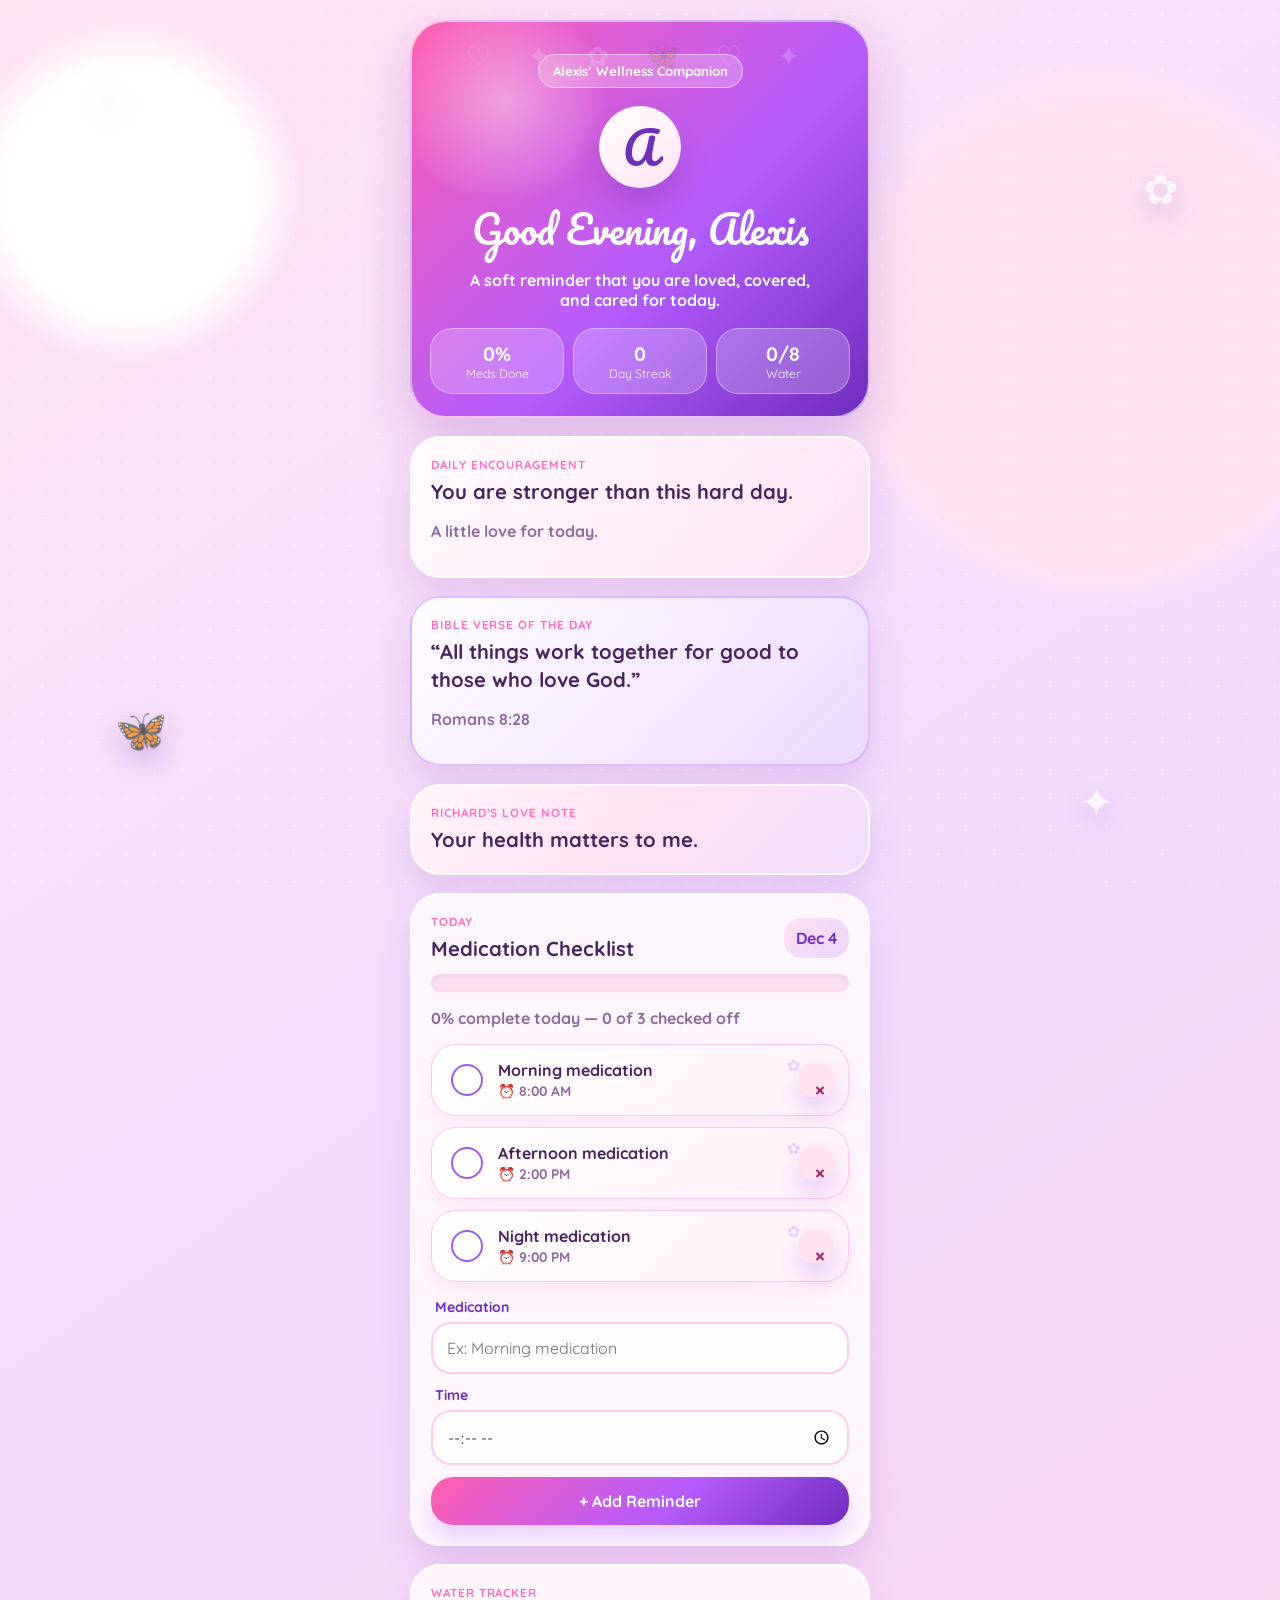
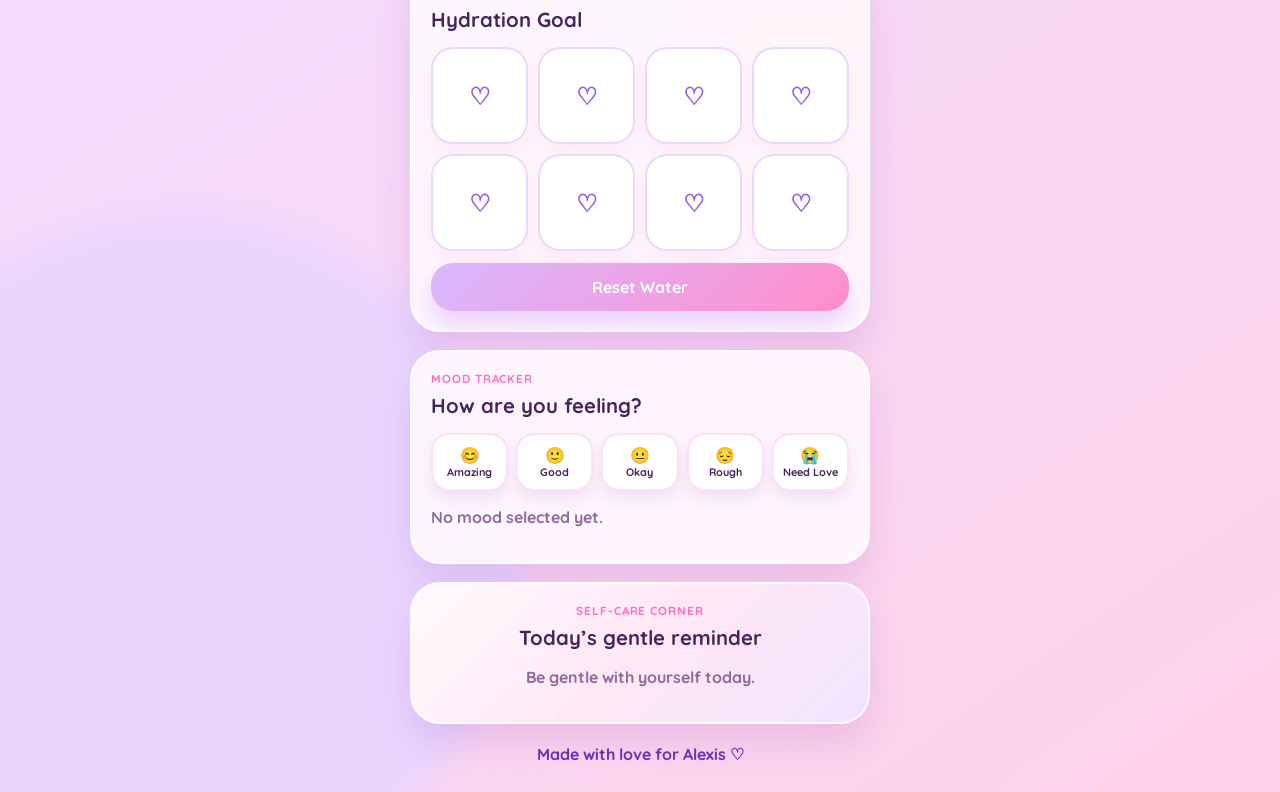
<file: alexis_wellness_companion_v3_full/index.html>
<!DOCTYPE html>
<html lang="en">
<head>
  <meta charset="UTF-8" />
  <meta name="viewport" content="width=device-width, initial-scale=1.0" />
  <meta name="theme-color" content="#b35cff" />
  <title>Alexis Wellness Companion</title>
  <link rel="manifest" href="manifest.json" />
  <link rel="stylesheet" href="style.css" />
</head>
<body>
  <div class="floating f1">♡</div>
  <div class="floating f2">✿</div>
  <div class="floating f3">🦋</div>
  <div class="floating f4">✦</div>

  <main class="app">
    <section class="hero">
      <div class="top-pill">Alexis’ Wellness Companion</div>
      <div class="avatar">A</div>
      <h1 id="greeting">Hi Alexis</h1>
      <p>A soft reminder that you are loved, covered, and cared for today.</p>

      <div class="hero-grid">
        <div><strong id="heroPercent">0%</strong><span>Meds Done</span></div>
        <div><strong id="streakCount">0</strong><span>Day Streak</span></div>
        <div><strong id="waterCount">0/8</strong><span>Water</span></div>
      </div>
    </section>

    <section class="card encouragement-card">
      <p class="eyebrow">Daily Encouragement</p>
      <h2 id="dailyQuote">Loading quote...</h2>
      <p class="soft-text">A little love for today.</p>
    </section>

    <section class="card verse-card">
      <p class="eyebrow">Bible Verse of the Day</p>
      <h2 id="verseText">Loading verse...</h2>
      <p id="verseRef" class="verse-ref"></p>
    </section>

    <section class="card love-card">
      <p class="eyebrow">Richard’s Love Note</p>
      <h2 id="loveNote">Loading love note...</h2>
    </section>

    <section class="card">
      <div class="section-title">
        <div>
          <p class="eyebrow">Today</p>
          <h2>Medication Checklist</h2>
        </div>
        <span class="date-bubble" id="todayDate"></span>
      </div>

      <div class="progress-shell">
        <div class="progress-bar" id="progressBar"></div>
      </div>
      <p class="progress-text" id="progressText">0% complete today</p>

      <div class="med-list" id="medList"></div>

      <form id="addMedForm" class="add-form">
        <label>
          <span>Medication</span>
          <input id="medName" type="text" placeholder="Ex: Morning medication" required />
        </label>
        <label>
          <span>Time</span>
          <input id="medTime" type="time" required />
        </label>
        <button type="submit">+ Add Reminder</button>
      </form>
    </section>

    <section class="card">
      <p class="eyebrow">Water Tracker</p>
      <h2>Hydration Goal</h2>
      <div class="water-grid" id="waterGrid"></div>
      <button id="resetWater" class="secondary-btn">Reset Water</button>
    </section>

    <section class="card">
      <p class="eyebrow">Mood Tracker</p>
      <h2>How are you feeling?</h2>
      <div class="mood-grid" id="moodGrid">
        <button data-mood="Amazing">😊<span>Amazing</span></button>
        <button data-mood="Good">🙂<span>Good</span></button>
        <button data-mood="Okay">😐<span>Okay</span></button>
        <button data-mood="Rough">😔<span>Rough</span></button>
        <button data-mood="Need Love">😭<span>Need Love</span></button>
      </div>
      <p id="moodText" class="progress-text">No mood selected yet.</p>
    </section>

    <section class="card blessing-card">
      <p class="eyebrow">Self-Care Corner</p>
      <h2>Today’s gentle reminder</h2>
      <p id="selfCareTip" class="soft-text">Loading self-care reminder...</p>
    </section>

    <footer>
      Made with love for Alexis ♡
    </footer>
  </main>

  <div id="confetti"></div>
  <script src="app.js"></script>
</body>
</html>
</file>
<file: alexis_wellness_companion_v3_full/style.css>
@import url('https://fonts.googleapis.com/css2?family=Pacifico&family=Quicksand:wght@400;500;600;700;800&display=swap');

:root {
  --pink: #ff6fbd;
  --soft-pink: #ffd8ec;
  --purple: #9b5de5;
  --deep-purple: #6f2dbd;
  --lavender: #f1ddff;
  --white: #fffafd;
  --ink: #47245d;
  --muted: #8d6a9e;
  --shadow: rgba(126, 45, 173, 0.22);
}

* { box-sizing: border-box; }

body {
  margin: 0;
  min-height: 100vh;
  font-family: "Quicksand", Arial, sans-serif;
  color: var(--ink);
  background:
    radial-gradient(circle at 10% 8%, #fff 0 5%, transparent 7%),
    radial-gradient(circle at 86% 14%, #ffe1f2 0 10%, transparent 12%),
    radial-gradient(circle at 14% 90%, #ead5ff 0 13%, transparent 15%),
    linear-gradient(145deg, #ffe3f3, #f3dcff 45%, #ffd2e9);
  overflow-x: hidden;
}

body::before {
  content: "";
  position: fixed;
  inset: 0;
  background-image: radial-gradient(rgba(255,255,255,.8) 1.4px, transparent 1.4px);
  background-size: 28px 28px;
  pointer-events: none;
  opacity: .5;
}

.app {
  position: relative;
  z-index: 1;
  width: min(460px, 94vw);
  margin: 0 auto;
  padding: 20px 0 28px;
}

.floating {
  position: fixed;
  font-size: 42px;
  color: rgba(255,255,255,.75);
  text-shadow: 0 10px 24px rgba(111,45,189,.25);
  animation: float 5s ease-in-out infinite;
  pointer-events: none;
}

.f1 { top: 8%; left: 7%; }
.f2 { top: 18%; right: 8%; animation-delay: 1s; }
.f3 { bottom: 16%; left: 9%; animation-delay: 2s; }
.f4 { bottom: 8%; right: 13%; animation-delay: 1.5s; }

@keyframes float {
  0%,100% { transform: translateY(0) rotate(-6deg); }
  50% { transform: translateY(-18px) rotate(8deg); }
}

.hero {
  text-align: center;
  color: white;
  padding: 32px 18px 22px;
  border-radius: 36px;
  overflow: hidden;
  position: relative;
  background:
    radial-gradient(circle at 20% 20%, rgba(255,255,255,.42), transparent 22%),
    linear-gradient(135deg, #ff5eaf, #b35cff 58%, #6f2dbd);
  border: 2px solid rgba(255,255,255,.6);
  box-shadow: 0 22px 48px var(--shadow);
}

.hero::before {
  content: "♡ ✦ ✿ 🦋 ♡ ✦";
  position: absolute;
  left: -20px;
  right: -20px;
  top: 16px;
  opacity: .18;
  letter-spacing: 14px;
  font-size: 28px;
}

.top-pill {
  display: inline-block;
  padding: 8px 14px;
  border-radius: 999px;
  background: rgba(255,255,255,.24);
  border: 1px solid rgba(255,255,255,.45);
  font-weight: 800;
  font-size: .83rem;
}

.avatar {
  width: 82px;
  height: 82px;
  display: grid;
  place-items: center;
  margin: 18px auto 8px;
  border-radius: 50%;
  background: linear-gradient(145deg, #fff, #ffe4f4);
  color: var(--deep-purple);
  font-family: "Pacifico", cursive;
  font-size: 44px;
  box-shadow: 0 16px 28px rgba(66,12,105,.18);
}

h1 {
  margin: 0;
  font-family: "Pacifico", cursive;
  font-size: 2.35rem;
  font-weight: 400;
}

h2 {
  margin: 0;
  font-size: 1.27rem;
  line-height: 1.35;
}

.hero p {
  max-width: 340px;
  margin: 8px auto 18px;
  font-weight: 700;
}

.hero-grid {
  display: grid;
  grid-template-columns: repeat(3, 1fr);
  gap: 9px;
}

.hero-grid div {
  padding: 12px 7px;
  border-radius: 22px;
  background: rgba(255,255,255,.22);
  border: 1px solid rgba(255,255,255,.36);
}

.hero-grid strong,
.hero-grid span { display: block; }

.hero-grid strong { font-size: 1.22rem; }
.hero-grid span { font-size: .76rem; opacity: .93; }

.card {
  margin-top: 18px;
  padding: 19px;
  border-radius: 30px;
  background: rgba(255,250,253,.88);
  border: 2px solid rgba(255,255,255,.75);
  box-shadow: 0 18px 35px rgba(126,45,173,.14);
  backdrop-filter: blur(14px);
}

.encouragement-card {
  background: linear-gradient(135deg, rgba(255,255,255,.92), rgba(255,225,242,.88));
}

.verse-card {
  background: linear-gradient(135deg, rgba(255,255,255,.94), rgba(236,217,255,.9));
  border-color: rgba(185,132,255,.45);
}

.love-card {
  background: linear-gradient(135deg, #fff5fb, #ffe2f3, #f1ddff);
}

.blessing-card {
  background: linear-gradient(135deg, #fffafd, #ffe8f5, #f2e4ff);
  text-align: center;
}

.eyebrow {
  margin: 0 0 6px;
  color: var(--pink);
  font-size: .73rem;
  font-weight: 900;
  text-transform: uppercase;
  letter-spacing: .08em;
}

.soft-text,
.progress-text,
.verse-ref {
  color: var(--muted);
  font-weight: 700;
}

.section-title {
  display: flex;
  justify-content: space-between;
  gap: 12px;
  align-items: center;
  margin-bottom: 12px;
}

.date-bubble {
  padding: 10px 12px;
  border-radius: 18px;
  background: linear-gradient(135deg, #ffe1f0, #ead5ff);
  color: var(--deep-purple);
  font-weight: 900;
}

.progress-shell {
  height: 18px;
  border-radius: 999px;
  padding: 3px;
  background: #ffe2f1;
  box-shadow: inset 0 2px 8px rgba(123,47,211,.12);
}

.progress-bar {
  height: 100%;
  width: 0%;
  border-radius: 999px;
  background: linear-gradient(90deg, #ff62b8, #b35cff, #6f2dbd);
  transition: width .35s ease;
}

.med-list { margin-top: 14px; }

.med-item {
  position: relative;
  display: grid;
  grid-template-columns: auto 1fr auto;
  gap: 12px;
  align-items: center;
  margin: 11px 0;
  padding: 15px;
  border-radius: 24px;
  background: linear-gradient(135deg, #fff, #fff0f8);
  border: 1.5px solid rgba(255,142,203,.45);
  box-shadow: 0 9px 18px rgba(255,105,180,.1);
}

.med-item::before {
  content: "✿";
  position: absolute;
  right: 48px;
  top: 10px;
  color: rgba(164,92,255,.24);
}

.med-item.done {
  background: linear-gradient(135deg, #f7edff, #ffe6f4);
  opacity: .83;
}

.med-item.done strong { text-decoration: line-through; }

.med-info strong { display: block; }
.med-info span {
  color: var(--muted);
  font-size: .86rem;
  font-weight: 700;
}

input[type="checkbox"] {
  appearance: none;
  width: 27px;
  height: 27px;
  border-radius: 50%;
  border: 2px solid var(--purple);
  background: #fff;
  cursor: pointer;
}

input[type="checkbox"]:checked {
  background: linear-gradient(135deg, var(--pink), var(--purple));
  border: none;
}

input[type="checkbox"]:checked::after {
  content: "♡";
  display: grid;
  place-items: center;
  color: white;
  font-weight: 900;
  height: 100%;
}

.delete-btn {
  border: none;
  width: 34px;
  height: 34px;
  border-radius: 14px;
  background: #ffe1f0;
  color: #a22f73;
  font-size: 20px;
  font-weight: 900;
  cursor: pointer;
}

.add-form {
  display: grid;
  gap: 12px;
  margin-top: 16px;
}

label span {
  display: block;
  margin: 0 0 6px 4px;
  color: var(--deep-purple);
  font-weight: 900;
  font-size: .88rem;
}

input,
button {
  font: inherit;
}

input {
  width: 100%;
  border: 2px solid rgba(255,142,203,.45);
  border-radius: 20px;
  padding: 14px;
  background: rgba(255,255,255,.86);
  color: var(--ink);
  outline: none;
}

input:focus {
  border-color: var(--purple);
  box-shadow: 0 0 0 4px rgba(164,92,255,.12);
}

button {
  border: none;
  border-radius: 22px;
  padding: 14px 16px;
  color: white;
  background: linear-gradient(135deg, #ff5eaf, #b35cff 58%, #6f2dbd);
  font-weight: 900;
  cursor: pointer;
  box-shadow: 0 13px 22px rgba(164,92,255,.24);
}

.secondary-btn {
  margin-top: 12px;
  width: 100%;
  background: linear-gradient(135deg, #d9b8ff, #ff8ecb);
}

.water-grid {
  display: grid;
  grid-template-columns: repeat(4, 1fr);
  gap: 10px;
  margin: 14px 0 0;
}

.water-cup {
  aspect-ratio: 1;
  border-radius: 22px;
  background: #fff;
  color: var(--purple);
  border: 2px solid rgba(179,92,255,.25);
  display: grid;
  place-items: center;
  font-size: 1.5rem;
  box-shadow: 0 8px 15px rgba(255,105,180,.09);
}

.water-cup.filled {
  background: linear-gradient(135deg, #ff8ecb, #b35cff);
  color: white;
}

.mood-grid {
  display: grid;
  grid-template-columns: repeat(5, 1fr);
  gap: 8px;
  margin-top: 13px;
}

.mood-grid button {
  padding: 10px 5px;
  border-radius: 18px;
  background: #fff;
  color: var(--ink);
  box-shadow: 0 8px 14px rgba(126,45,173,.1);
  border: 2px solid rgba(255,142,203,.28);
}

.mood-grid button.active {
  background: linear-gradient(135deg, #ff8ecb, #b35cff);
  color: white;
}

.mood-grid span {
  display: block;
  font-size: .68rem;
  font-weight: 900;
}

footer {
  text-align: center;
  margin-top: 20px;
  color: var(--deep-purple);
  font-weight: 900;
}

#confetti {
  pointer-events: none;
  position: fixed;
  inset: 0;
  overflow: hidden;
  z-index: 5;
}

.confetti-piece {
  position: absolute;
  top: -20px;
  animation: fall 1.8s linear forwards;
  font-size: 18px;
}

@keyframes fall {
  to { transform: translateY(105vh) rotate(540deg); opacity: 0; }
}

@media (max-width: 390px) {
  h1 { font-size: 2.1rem; }
  .mood-grid { grid-template-columns: repeat(3, 1fr); }
}
</file>
